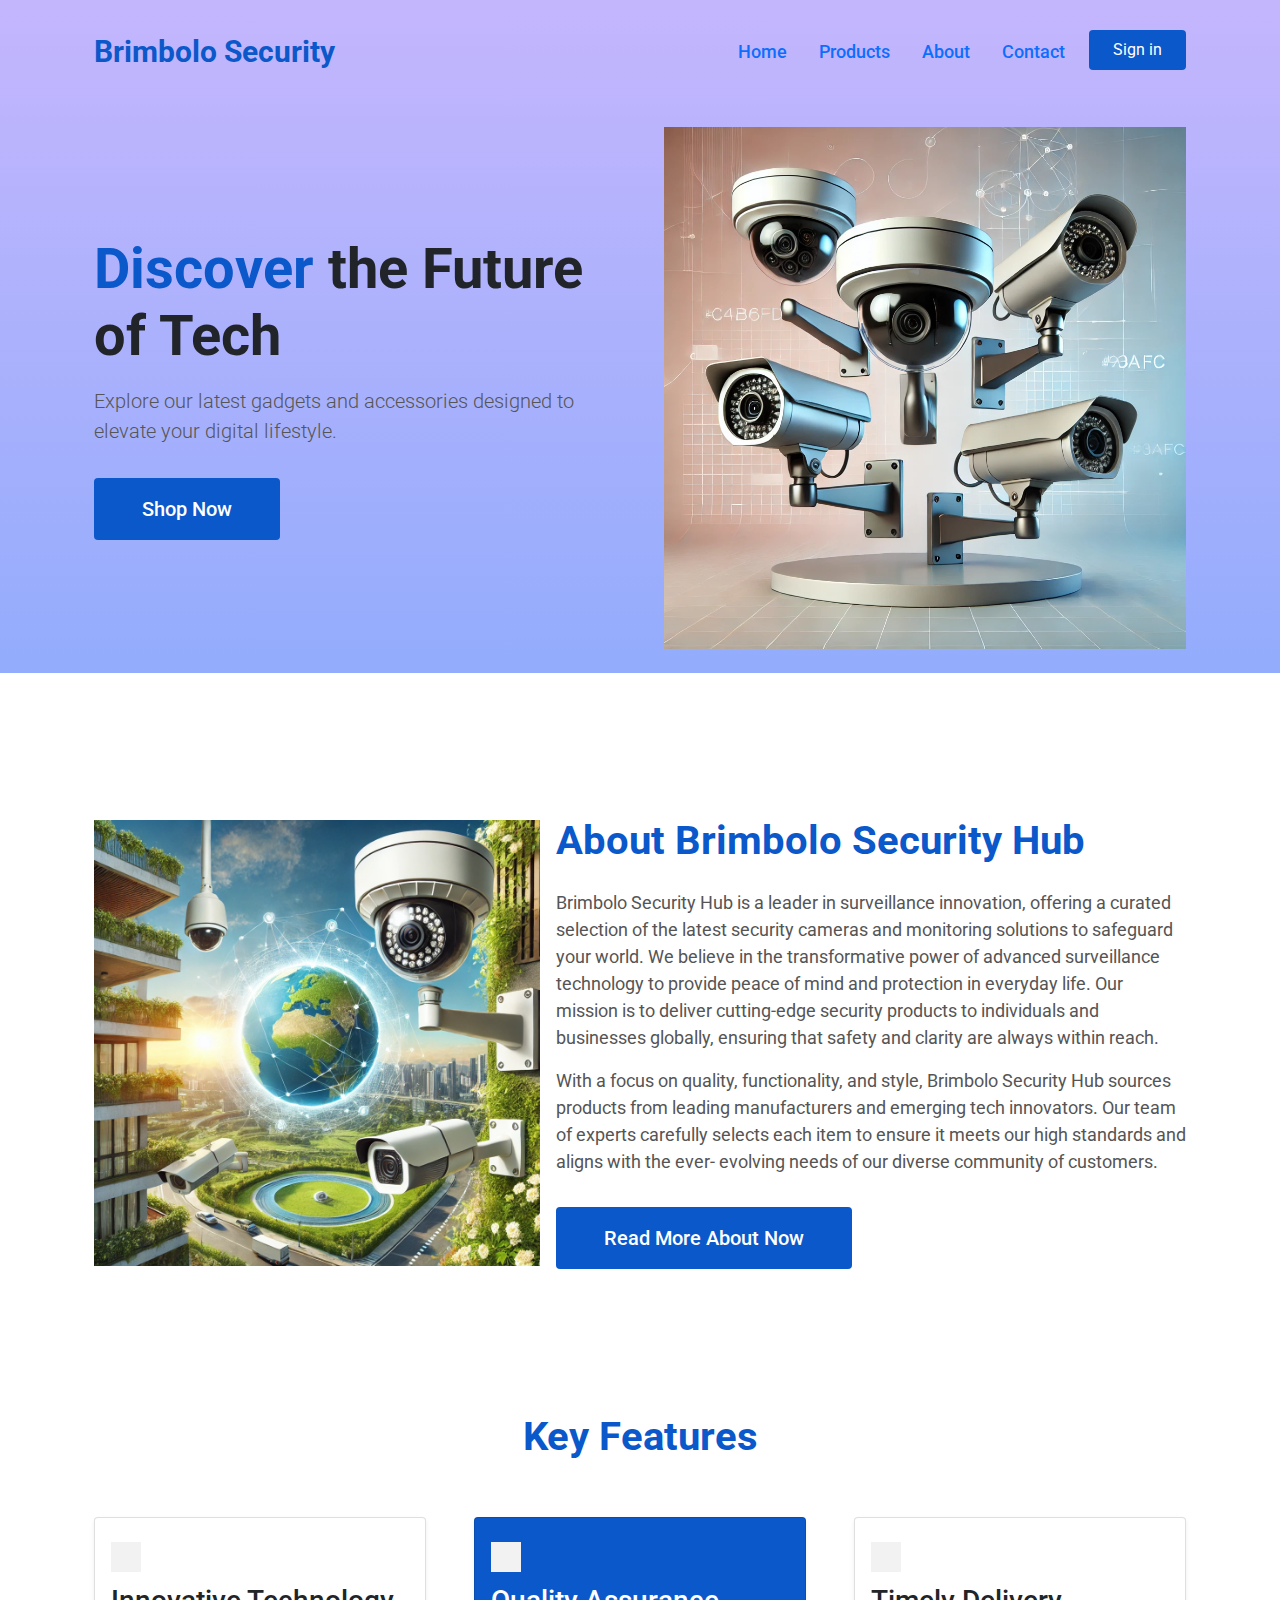
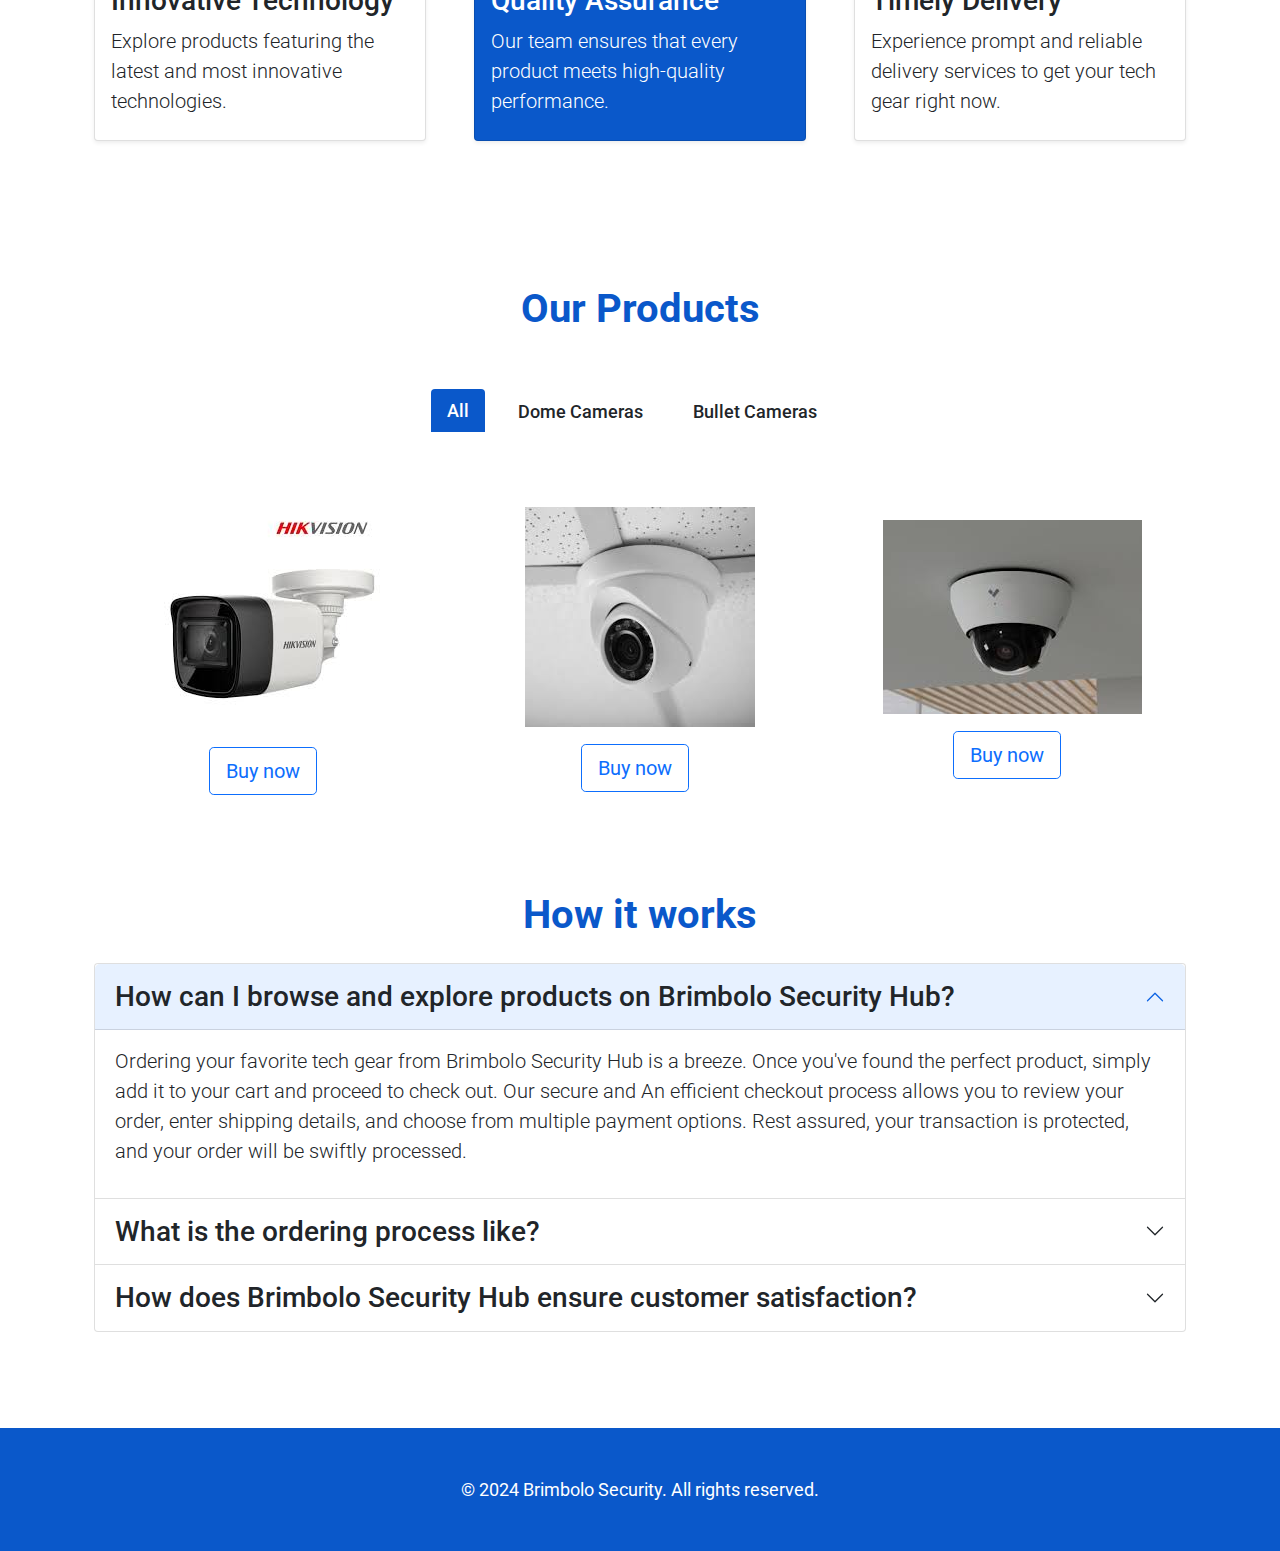
<file: index.html>
<!DOCTYPE html>
<html lang="en">

<head>
  <meta charset="UTF-8" />
  <meta name="viewport" content="width=device-width, initial-scale=1.0" />
  <title>Brimbolo Security</title>

  <link href="https://cdn.jsdelivr.net/npm/bootstrap@5.3.2/dist/css/bootstrap.m
in.css" rel="stylesheet" integrity="sha384T3c6CoIi6uLrA9TneNEoa7RxnatzjcD
SCmG1MXxSR1GAsXEV/Dwwykc2MPK8M2HN" crossorigin="anonymous" />

  <link rel="preconnect" href="https://fonts.googleapis.com" />
  <link rel="preconnect" href="https://fonts.gstatic.com" crossorigin />
  <link href="https://fonts.googleapis.com/css2?family=Roboto:wght@400;500
; 700;900&display=swap" rel="stylesheet" />
  <link rel="stylesheet" href="bootstrap.min.css">
  <link rel="stylesheet" href="style.css" />
</head>

<body>
  <div class="head-section">
    <nav class="navbar navbar-expand-lg py-4">
      <div class="container">
        <a class="navbar-brand fw-bold" href="#">Brimbolo Security</a>
        <button class="navbar-toggler" type="button" data-bs-toggle="collapse" data-bs-target="#navbarNav"
          aria-controls="navbarNav" aria-expanded="false" aria-label="Toggle navigation">
          <span class="navbar-toggler-icon"></span>
        </button>
        <div class="collapse navbar-collapse" id="navbarNav">
          <ul class="navbar-nav ms-auto">
            <li class="nav-item ms-0 ms-md-3">
              <a class="nav-link" aria-current="page" href="#">Home</a>
            </li>
            <li class="nav-item ms-0 ms-md-3">
              <a class="nav-link" href="#product">Products</a>
            </li>
            <li class="nav-item ms-0 ms-md-3">
              <a class="nav-link" href="#about" target="_self">About </a>
            </li>
            <li class="nav-item ms-0 ms-md-3">
              <a class="nav-link" href="contact.html" target="_self">Contact</a>
            </li>
            <li class="nav-item ms-0 ms-md-3">
              <a class="px-4 py-2 btn btn-primary" href="sign.html">Sign in</a>
            </li>
          </ul>
        </div>
      </div>
    </nav>

    <header class="hero-section">
      <div class="container">
        <div class="row align-items-center py-4 g-5">
          <div class="col-12 col-md-6">
            <div class="text-center text-md-start">
              <h1 class="display-md-2 display-4 fw-bold text-dark pb-2">

                <span class="text-primary">Discover </span>the Future of
                Tech
              </h1>
              <p class="lead"> Explore our latest gadgets and accessories
                designed to elevate your digital lifestyle.
              </p>
              <button class="btn btn-primary px-5 py-3 mt-3 fs-5 fw-medium" type="button">
                <a href="#product" class="buy text-white">Shop Now</a>
              </button>
            </div>
          </div>
          <div class="col-12 col-md-6">
            <img src="images/cameras 3.webp" class="img-fluid" alt="a man using vr gadget" />
          </div>
        </div>
      </div>
    </header>
  </div><!-- head-section -->
  <div class="container" id="about">
    <div class="row align-items-center gx-3 gy-5 py-5 mt-5">
      <div class="col-12 col-md-12 col-lg-5">

        <img src="images/cameras.webp" class="img-fluid mx-auto d-
        block" alt="a man using vr gadget" />

      </div> <!-- col-12 -->
      <div class="col-12 col-md-12 text-center text-lg-start col-lg-7">
        <h2 class="fw-bold text-primary fs-1 pb-3">About Brimbolo Security
          Hub</h2>
        <p class="about-text">
          Brimbolo Security Hub is a leader in surveillance innovation, offering a curated selection of the latest security
          cameras and monitoring solutions to safeguard your world. We believe in the transformative power of advanced
          surveillance technology to provide peace of mind and protection in everyday life. Our mission is to deliver
          cutting-edge security products to individuals and businesses globally, ensuring that safety and clarity are
          always within reach.
        </p>
        <p class="about-text">
          With a focus on quality, functionality, and style, Brimbolo Security Hub
          sources products from leading manufacturers and emerging
          tech
          innovators. Our team of experts carefully selects each item to
          ensure it meets our high standards and aligns with the ever-
          evolving
          needs of our diverse community of customers.
        </p>

        <button class="btn btn-primary px-5 py-3 mt-3 fs-5 fw-medium" type="button">
          Read More About Now
        </button>
      </div><!-- col-12 -->
    </div> <!-- row -->
  </div> <!-- container -->
  <div class="features-section py-5">
    <div class="container">
      <h2 class="fs-1 fw-bold text-center pt-5 pb-5 text-primary">
        Key Features
      </h2>
      <div class="row g-5 pb-5">
        <div class="col-md-6 col-lg-4">
          <div class="card px-3 py-4 shadow-sm">
            <ion-icon class="ionicons" name="bulb-outline"></ion-icon>
            <h3 class="f5">Innovative Technology</h3>
            <p class="card-text lead">
              Explore products featuring the latest and most innovative
              technologies.
            </p>
          </div>
        </div>
        <div class="col-md-6 col-lg-4">
          <div class="card px-3 py-4 shadow-sm blue-bg">
            <ion-icon class="ionicons" name="shield-checkmark-outline"></ion-icon>
            <h3 class="f5">Quality Assurance</h3>
            <p class="card-text lead">
              Our team ensures that every product meets high-quality
              performance.
            </p>
          </div>
        </div>
        <div class="col-md-6 col-lg-4 offset-md-3 offset-0 offset-lg-0">
          <div class="card px-3 py-4 shadow-sm">

            <ion-icon class="ionicons" name="hourglass-outline"></ion-icon>

            <h3 class="f5">Timely Delivery</h3>
            <p class="card-text lead">
              Experience prompt and reliable delivery services to get your
              tech gear right now.
            </p>
          </div>
        </div>
      </div>
    </div>
  </div> <!-- features-section -->
  <div class="container my-5" id="product">
    <div class="row align-items-center justify-content-center">
      <div class="col-12">
        <h2 class="fs-1 fw-bold text-primary text-center pb-5">
          Our Products
        </h2>
        <ul class="nav nav-tabs d-flex flx-wrap justify-content-center" id="myTab" role="tablist">
          <li class="nav-item" role="presentation">
            <button class="nav-link active me-md-3 me-1 text-dark" id="home-tab" data-bs-toggle="tab"
              data-bs-target="#home-tab-pane" type="button" role="tab" aria-controls="home-tab-pane"
              aria-selected="true">
              All
            </button>
          </li>
          <li class="nav-item" role="presentation">
            <button class="nav-link me-md-3 me-1 text-dark" id="vr" data-bs-toggle="tab" data-bs-target="#vr-tab-pane"
              type="button" role="tab" aria-controls="profile-tab-pane" aria-selected="false">
              Dome Cameras
            </button>
          </li>
          <li class="nav-item" role="presentation">
            <button class="nav-link me-md-3 me-1 text-dark" id="headphones-tab" data-bs-toggle="tab"
              data-bs-target="#headphones-tab-pane" type="button" role="tab" aria-controls="contact-tab-pane"
              aria-selected="false">
              Bullet Cameras
            </button>
          </li>
        </ul>
        <div class="tab-content" id="myTabContent">
          <div class="tab-pane fade show active" id="home-tab-pane" role="tabpanel" aria-labelledby="home-tab"
            tabindex="0">
            <div class="row g-4 mt-5 justify-content-center align-items-center">
              <div class="col-12 col-md-4">
                <img src="images/Bullet Cameras.jpeg" alt="" class="img-fluid d-block mx-auto" />
                <button class="btn btn-outline-primary btn-lg btn-marg"><a href="shop.html" class="buy ">Buy now</a></button>
              </div>
              <div class="col-12 col-md-4">
                <img src="images/Dome Cameras 2.jpeg" alt="" class="img-fluid d-block mx-auto" />
                <button class="btn btn-outline-primary btn-lg btn-marg"><a href="shop2.html" class="buy">Buy now</a></button>
              </div>
              <div class="col-12 col-md-4">
                <img src="images/Dome Cameras.jpeg" alt="" class="img-fluid d-block mx-auto" />
                <button class="btn btn-outline-primary btn-lg btn-marg"><a href="shop3.html" class="buy">Buy now</a></button>
              </div>
            </div>
          </div>
          <div class="tab-pane fade" id="vr-tab-pane" role="tabpanel" aria-labelledby="profile-tab" tabindex="0">
            <div class="row mt-5 g-4">
              <div class="col-12 col-md-4">
                <img src="images/Dome Cameras.jpeg" alt="" class="img-fluid" />
                <button class="btn btn-outline-primary btn-lg"><a href="shop2.html" class="buy">Buy now</a></button>
              </div>
              <div class="col-12 col-md-4">
                <img src="images/Dome Cameras 2.jpeg" alt="" class="img-fluid" />
                <button class="btn btn-outline-primary btn-lg"><a href="shop3.html" class="buy">Buy now</a></button>
              </div>
            </div>
          </div>
          <div class="tab-pane fade" id="headphones-tab-pane" role="tabpanel" aria-labelledby="headphones-tab"
            tabindex="0">
            <div class="row g-4 mt-5">
              <div class="col-12 col-md-4">
                <img src="images/Bullet Cameras.jpeg" alt="" class="img-fluid" />
                <button class="btn btn-outline-primary btn-lg"><a href="shop.html" class="buy">Buy now</a></button>
              </div>
            </div>
          </div>
        </div>
      </div>
    </div>
  </div>
  <div class="container py-5 mb-5">
    <div class="row">
      <div class="col-12">
        <h2 class="fw-bold text-primary fs-1 pb-3 text-center">
          How it works
        </h2>
        <div class="accordion" id="accordionExample">
          <div class="accordion-item">
            <h2 class="accordion-header">
              <button class="accordion-button fs-3 text-dark fw-medium" type="button" data-bs-toggle="collapse"
                data-bs-target="#collapseOne" aria-expanded="true" aria-controls="collapseOne">
                How can I browse and explore products on Brimbolo Security Hub?
              </button>
            </h2>
            <div id="collapseOne" class="accordion-collapse collapse show" data-bs-parent="#accordionExample">
              <div class="accordion-body">

                <p class="lead"> Ordering your favorite tech gear from Brimbolo Security
                  Hub is a breeze. Once you've found the perfect product, simply add
                  it to your cart and proceed to check out. Our secure and An efficient
                  checkout process allows you to review your order, enter shipping
                  details, and choose from multiple payment options. Rest assured,
                  your transaction is protected, and your order will be swiftly processed.

                </p>
              </div>
            </div>
          </div>
          <div class="accordion-item">
            <h2 class="accordion-header">

              <button class="accordion-button collapsed fs-3 text-dark fw-medium" type="button"
                data-bs-toggle="collapse" data-bs-target="#collapseTwo" aria-expanded="false"
                aria-controls="collapseTwo">
                What is the ordering process like?
              </button>
            </h2>
            <div id="collapseTwo" class="accordion-collapse collapse" data-bs-parent="#accordionExample">
              <div class="accordion-body">
                <p class="lead"> Ordering your favorite tech gear from Brimbolo Security
                  Hub is abreeze. Once you've found the perfect product, simply add
                  it to your cart and proceed to checkout. Our secure and efficient
                  checkout process allows you to review your order, enter shipping
                  details, and choose from multiple payment options. Rest assured, your
                  transaction is protected, and your order will be swiftly processed. </p>

              </div>
            </div>
          </div>
          <div class="accordion-item">
            <h2 class="accordion-header">

              <button class="accordion-button collapsed fs-3 text-dark fw-medium" type="button"
                data-bs-toggle="collapse" data-bs-target="#collapseThree" aria-expanded="false"
                aria-controls="collapseThree">
                How does Brimbolo Security Hub ensure customer satisfaction?
              </button>
            </h2>
            <div id="collapseThree" class="accordion-collapse collapse" data-bs-parent="#accordionExample">
              <div class="accordion-body">
                <p class="lead"> At Brimbolo Security Hub, customer satisfaction is
                  our top priority. We are committed to delivering high-quality products
                  and exceptional service. Our team carefully inspects and packages each
                  order, ensuring it reaches you in perfect condition. Additionally, our
                  responsive customer support is ready to assist with any inquiries or
                  concerns you may have. Join our community of satisfied customers
                  who trust Brimbolo Security Hub for a seamless and enjoyable shopping
                  experience.
                </p>
              </div>
            </div>
          </div>
        </div>
      </div>
    </div>
  </div>
  <footer class="footer-section">
    <p class="text-center py-5 mb-0">
      &copy; 2024 Brimbolo Security. All rights reserved.
    </p>
  </footer>
  
  <script src="bootstrap.bundle.min.js"></script>
</body>

</html>
</file>
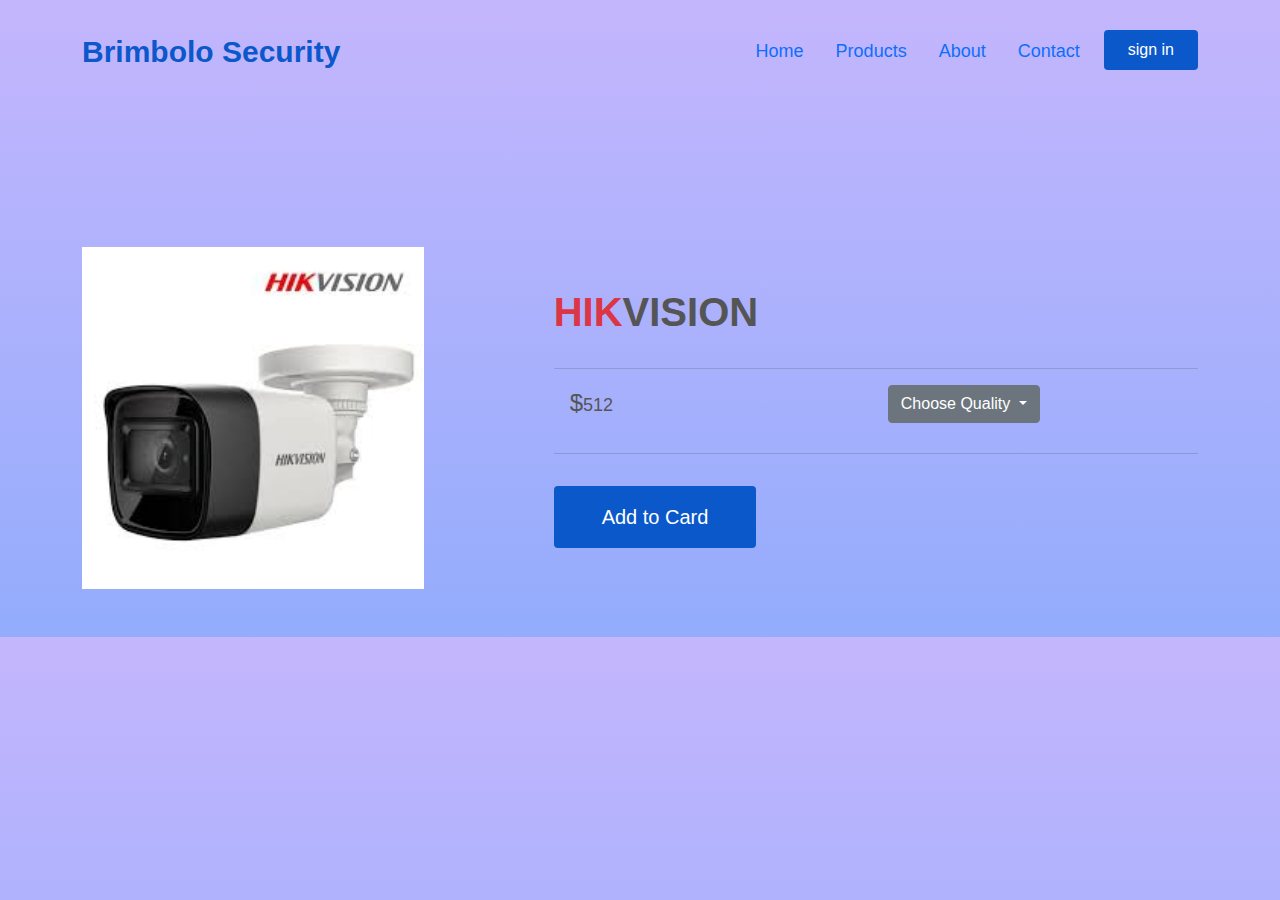
<file: shop.html>
<!DOCTYPE html>
<html lang="en">

<head>
    <meta charset="UTF-8">
    <meta name="viewport" content="width=device-width, initial-scale=1.0">
    <title>Headphone</title>
    <link rel="stylesheet" href="bootstrap.min.css">
    <link rel="stylesheet" href="style.css">
</head>

<body class="bodylog">
    <div class="head-section">
        <nav class="navbar navbar-expand-lg py-4">
            <div class="container">
                <a class="navbar-brand fw-bold" href="index.html">Brimbolo Security</a>
                <button class="navbar-toggler" type="button" data-bs-toggle="collapse" data-bs-target="#navbarNav"
                    aria-controls="navbarNav" aria-expanded="false" aria-label="Toggle navigation">
                    <span class="navbar-toggler-icon"></span>
                </button>
                <div class="collapse navbar-collapse" id="navbarNav">
                    <ul class="navbar-nav ms-auto">
                        <li class="nav-item ms-0 ms-md-3">
                            <a class="nav-link" aria-current="page" href="index.html">Home</a>
                        </li>
                        <li class="nav-item ms-0 ms-md-3">
                            <a class="nav-link" href="index.html">Products</a>
                        </li>
                        <li class="nav-item ms-0 ms-md-3">
                            <a class="nav-link" href="index.html" target="_self">About </a>
                        </li>
                        <li class="nav-item ms-0 ms-md-3">
                            <a class="nav-link" href="index.html" target="_self">Contact</a>
                        </li>
                        <li class="nav-item ms-0 ms-md-3">
                            <a class="px-4 py-2 btn btn-primary" href="sign.html">sign in</a>
                        </li>
                    </ul>
                </div>
            </div>
        </nav>
        <header class="hero-section">
            <div class="container" id="about">
                <div class="row align-items-center gx-3 gy-5 py-5 mt-5">
                    <div class="col-12 col-md-12 col-lg-5">

                        <img src="images/Bullet Cameras.jpeg" class="img-fluid mx-auto d-
                    block w-75" alt="a man using vr gadget" />

                    </div> <!-- col-12 -->
                    <div class="col-12 col-md-12 text-center text-lg-start col-lg-7">
                        <h2 class="fw-bold  fs-1 pb-3"><span class="text-danger">HIK</span>VISION</h2>
                        <hr>
                        <div class="container">
                            <div class="row">
                                <div class="col-12 col-md-6">
                                    <p class="about-text"><span class="fs-4">$</span>512</p>
                                </div>
                                <div class="col-12 col-md-6">
                                    <div class="dropdown">
                                        <button class="btn btn-secondary dropdown-toggle" type="button"
                                            id="dropdownMenuButton1" data-bs-toggle="dropdown" aria-expanded="false">
                                            Choose Quality
                                        </button>
                                        <ul class="dropdown-menu" aria-labelledby="dropdownMenuButton1">
                                            <li><a class="dropdown-item" href="#">144p</a></li>
                                            <li><a class="dropdown-item" href="#">480p</a></li>
                                            <li><a class="dropdown-item" href="#">720p</a></li>
                                            <li><a class="dropdown-item" href="#">1080p</a></li>
                                            <li><a class="dropdown-item" href="#">4k</a></li>
                                        </ul>
                                    </div>
                                </div>
                            </div>
                        </div>
<hr>

                        <button class="btn btn-primary px-5 py-3 mt-3 fs-5 fw-medium" type="button">
                            Add to Card
                        </button>
                    </div><!-- col-12 -->
                </div> <!-- row -->
            </div> <!-- container -->
        </header>
    </div>
    <script src="bootstrap.bundle.min.js"></script>
</body>

</html>
</file>
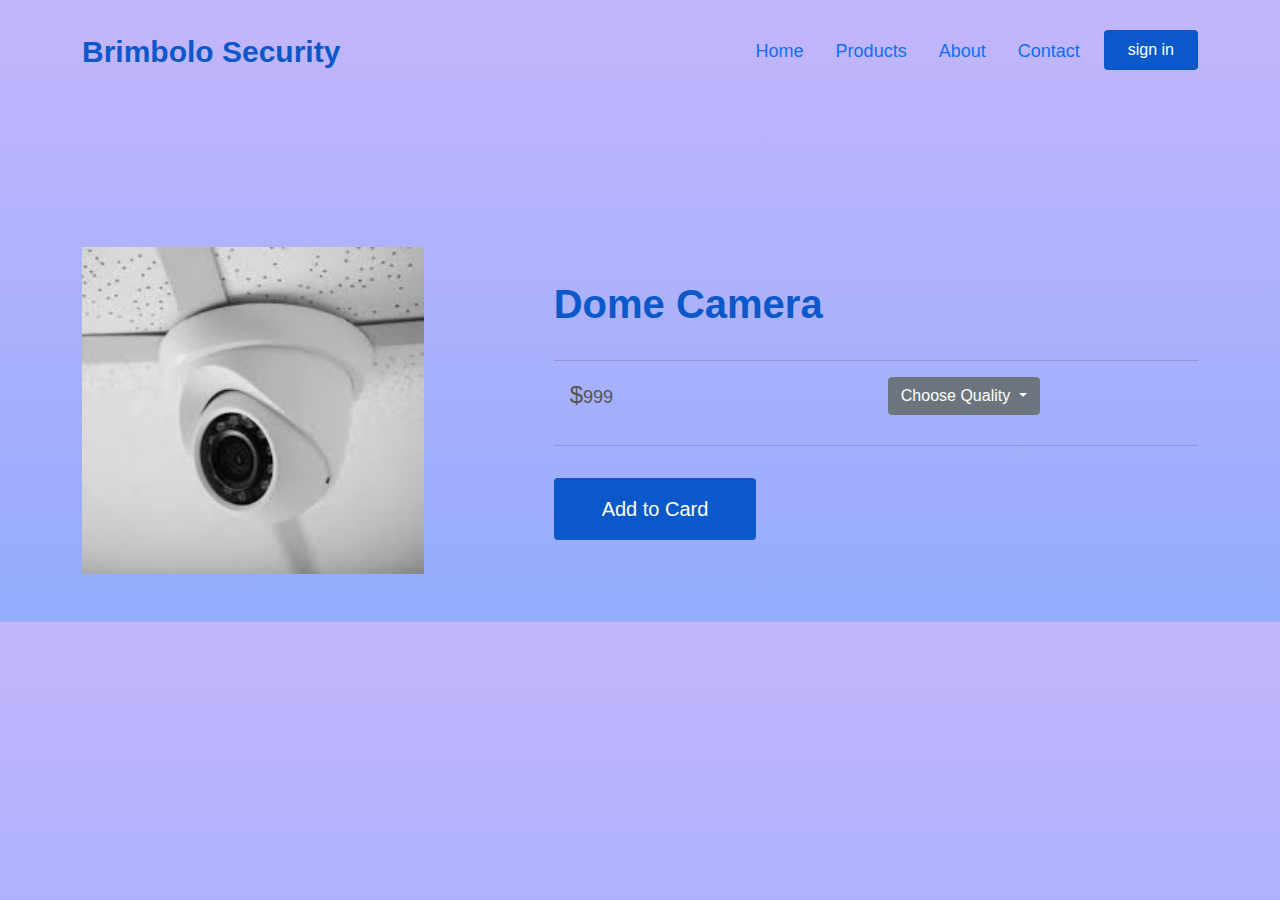
<file: shop2.html>
<!DOCTYPE html>
<html lang="en">

<head>
    <meta charset="UTF-8">
    <meta name="viewport" content="width=device-width, initial-scale=1.0">
    <title>vr</title>
    <link rel="stylesheet" href="bootstrap.min.css">
    <link rel="stylesheet" href="style.css">
</head>

<body class="bodylog">
    <div class="head-section">
        <nav class="navbar navbar-expand-lg py-4">
            <div class="container">
                <a class="navbar-brand fw-bold" href="E3tmad 4.html">Brimbolo Security</a>
                <button class="navbar-toggler" type="button" data-bs-toggle="collapse" data-bs-target="#navbarNav"
                    aria-controls="navbarNav" aria-expanded="false" aria-label="Toggle navigation">
                    <span class="navbar-toggler-icon"></span>
                </button>
                <div class="collapse navbar-collapse" id="navbarNav">
                    <ul class="navbar-nav ms-auto">
                        <li class="nav-item ms-0 ms-md-3">
                            <a class="nav-link" aria-current="page" href="index.html">Home</a>
                        </li>
                        <li class="nav-item ms-0 ms-md-3">
                            <a class="nav-link" href="index.html">Products</a>
                        </li>
                        <li class="nav-item ms-0 ms-md-3">
                            <a class="nav-link" href="index.html" target="_self">About </a>
                        </li>
                        <li class="nav-item ms-0 ms-md-3">
                            <a class="nav-link" href="index.html" target="_self">Contact</a>
                        </li>
                        <li class="nav-item ms-0 ms-md-3">
                            <a class="px-4 py-2 btn btn-primary" href="sign.html">sign in</a>
                        </li>
                    </ul>
                </div>
            </div>
        </nav>
        <header class="hero-section">
            <div class="container" id="about">
                <div class="row align-items-center gx-3 gy-5 py-5 mt-5">
                    <div class="col-12 col-md-12 col-lg-5">

                        <img src="images/Dome Cameras 2.jpeg" class="img-fluid mx-auto d-
                    block w-75" alt="a man using vr gadget" />

                    </div> <!-- col-12 -->
                    <div class="col-12 col-md-12 text-center text-lg-start col-lg-7">
                        <h2 class="fw-bold text-primary fs-1 pb-3">Dome Camera</h2>
                        <hr>
                        <div class="container">
                            <div class="row">
                                <div class="col-12 col-md-6">
                                    <p class="about-text"><span class="fs-4">$</span>999</p>
                                </div>
                                <div class="col-12 col-md-6">
                                    <div class="dropdown">
                                        <button class="btn btn-secondary dropdown-toggle" type="button"
                                            id="dropdownMenuButton1" data-bs-toggle="dropdown" aria-expanded="false">
                                            Choose Quality
                                        </button>
                                        <ul class="dropdown-menu" aria-labelledby="dropdownMenuButton1">
                                            <li><a class="dropdown-item" href="#">144p</a></li>
                                            <li><a class="dropdown-item" href="#">480p</a></li>
                                            <li><a class="dropdown-item" href="#">720p</a></li>
                                            <li><a class="dropdown-item" href="#">1080p</a></li>
                                            <li><a class="dropdown-item" href="#">4k</a></li>
                                        </ul>
                                    </div>
                                </div>
                            </div>
                        </div>
<hr>

                        <button class="btn btn-primary px-5 py-3 mt-3 fs-5 fw-medium" type="button">
                            Add to Card
                        </button>
                    </div><!-- col-12 -->
                </div> <!-- row -->
            </div> <!-- container -->
        </header>
    </div>
    <script src="bootstrap.bundle.min.js"></script>
</body>

</html>
</file>
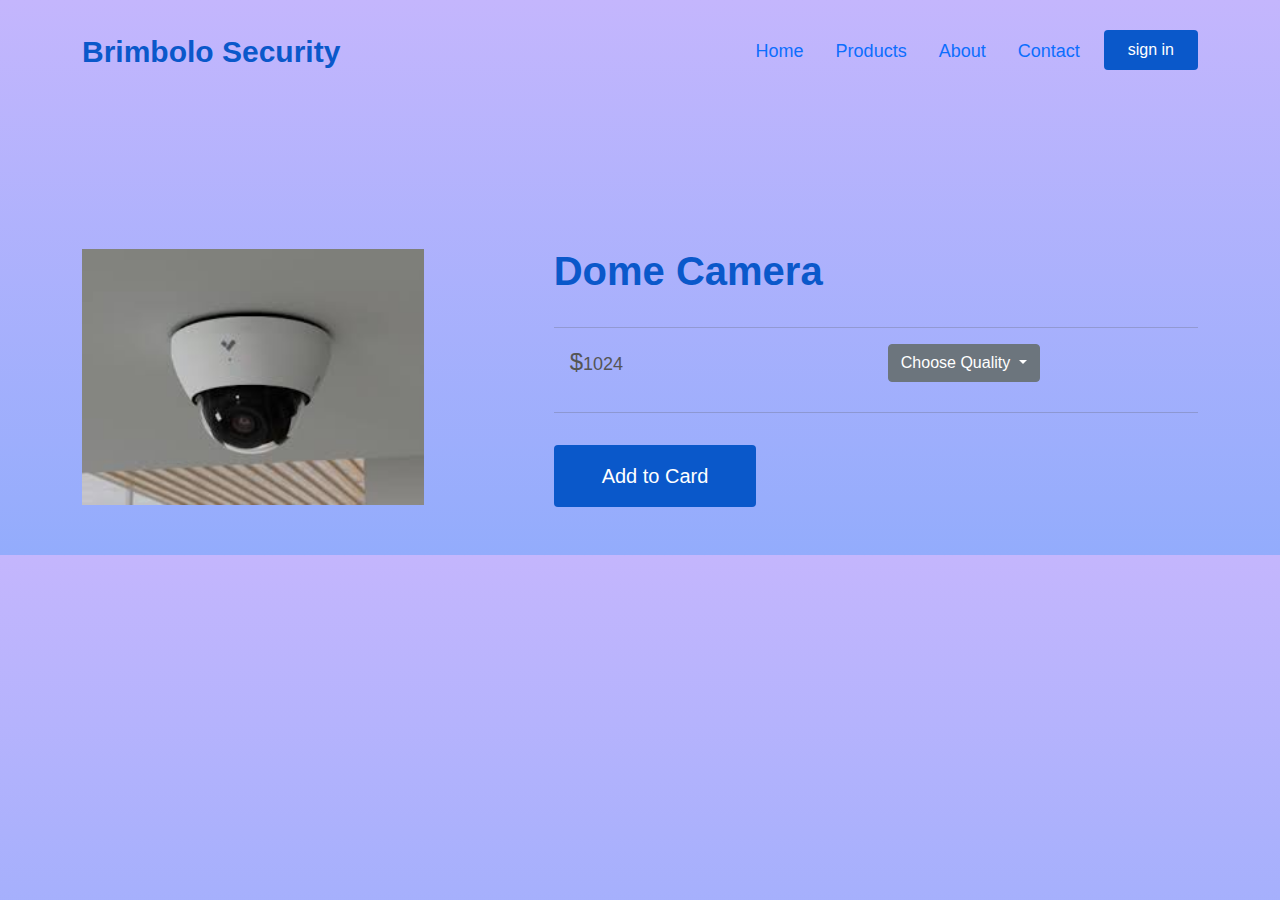
<file: shop3.html>
<!DOCTYPE html>
<html lang="en">

<head>
    <meta charset="UTF-8">
    <meta name="viewport" content="width=device-width, initial-scale=1.0">
    <title>vr</title>
    <link rel="stylesheet" href="bootstrap.min.css">
    <link rel="stylesheet" href="style.css">
</head>

<body class="bodylog">
    <div class="head-section">
        <nav class="navbar navbar-expand-lg py-4">
            <div class="container">
                <a class="navbar-brand fw-bold" href="index.html">Brimbolo Security</a>
                <button class="navbar-toggler" type="button" data-bs-toggle="collapse" data-bs-target="#navbarNav"
                    aria-controls="navbarNav" aria-expanded="false" aria-label="Toggle navigation">
                    <span class="navbar-toggler-icon"></span>
                </button>
                <div class="collapse navbar-collapse" id="navbarNav">
                    <ul class="navbar-nav ms-auto">
                        <li class="nav-item ms-0 ms-md-3">
                            <a class="nav-link" aria-current="page" href="index.html">Home</a>
                        </li>
                        <li class="nav-item ms-0 ms-md-3">
                            <a class="nav-link" href="index.html">Products</a>
                        </li>
                        <li class="nav-item ms-0 ms-md-3">
                            <a class="nav-link" href="index.html" target="_self">About </a>
                        </li>
                        <li class="nav-item ms-0 ms-md-3">
                            <a class="nav-link" href="index.html" target="_self">Contact</a>
                        </li>
                        <li class="nav-item ms-0 ms-md-3">
                            <a class="px-4 py-2 btn btn-primary" href="sign.html">sign in</a>
                        </li>
                    </ul>
                </div>
            </div>
        </nav>
        <header class="hero-section">
            <div class="container" id="about">
                <div class="row align-items-center gx-3 gy-5 py-5 mt-5">
                    <div class="col-12 col-md-12 col-lg-5">

                        <img src="images/Dome Cameras.jpeg" class="img-fluid mx-auto d-
                    block w-75" alt="a man using vr gadget" />

                    </div> <!-- col-12 -->
                    <div class="col-12 col-md-12 text-center text-lg-start col-lg-7">
                        <h2 class="fw-bold text-primary fs-1 pb-3">Dome Camera</h2>
                        <hr>
                        <div class="container">
                            <div class="row">
                                <div class="col-12 col-md-6">
                                    <p class="about-text"><span class="fs-4">$</span>1024</p>
                                </div>
                                <div class="col-12 col-md-6">
                                    <div class="dropdown">
                                        <button class="btn btn-secondary dropdown-toggle" type="button"
                                            id="dropdownMenuButton1" data-bs-toggle="dropdown" aria-expanded="false">
                                            Choose Quality
                                        </button>
                                        <ul class="dropdown-menu" aria-labelledby="dropdownMenuButton1">
                                            <li><a class="dropdown-item" href="#">144p</a></li>
                                            <li><a class="dropdown-item" href="#">480p</a></li>
                                            <li><a class="dropdown-item" href="#">720p</a></li>
                                            <li><a class="dropdown-item" href="#">1080p</a></li>
                                            <li><a class="dropdown-item" href="#">4k</a></li>
                                        </ul>
                                    </div>
                                </div>
                            </div>
                        </div>
<hr>

                        <button class="btn btn-primary px-5 py-3 mt-3 fs-5 fw-medium" type="button">
                            Add to Card
                        </button>
                    </div><!-- col-12 -->
                </div> <!-- row -->
            </div> <!-- container -->
        </header>
    </div>
    <script src="bootstrap.bundle.min.js"></script>
</body>

</html>
</file>
<file: style.css>
* {
    --primary-color: #3498db;
}

body {
    color: #555;
    /* Steel Gray */
    font-family: "Roboto", sans-serif;
}

.navbar-brand {
    font-size: 30px;
}

.nav-link {
    font-size: 18px !important;
    font-weight: 500;
}

.head-section {
    background-image: linear-gradient(180deg, #c4b6fd, #93acfc);
}

.navbar-brand,
.text-primary {
    color: #0a58ca !important;
}

.btn-primary {
    background-color: #0a58ca !important;
    border: none;
}

.nav-link:hover {
    color: #0a58ca;
}

p {
    font-size: 18px;
}

.btn-primary:hover {
    background-color: #257dfd !important;
}

.blue-bg {
    background-color: #0a58ca;
    color: #fff;
}

.ionicons {
    color: #0a58ca;
    background-color: #f2f2f2;
    padding: 10px;
    height: 30px;
    width: 30px;
    margin-bottom: 12px;
}

.nav-tabs {
    border: none;
}

.nav-tabs .active {
    background-color: #0a58ca !important;
    border: none;
    color: #fff !important;
}
.footer-section {
    background-color: #0a58ca !important;
    border: none;
    color: #fff !important;
}
.form{
    /* border: 3px solid #0a58ca;
    border-radius: 5px; */
    margin-left: 30%;
 
    padding: 5%;
}
.bodylog{
    background-image: linear-gradient(180deg, #c4b6fd, #93acfc);
}
.buy{
 text-decoration: none;
}
.btn-marg{
    margin-left: 33%;
    margin-top: 5%;
}
</file>
